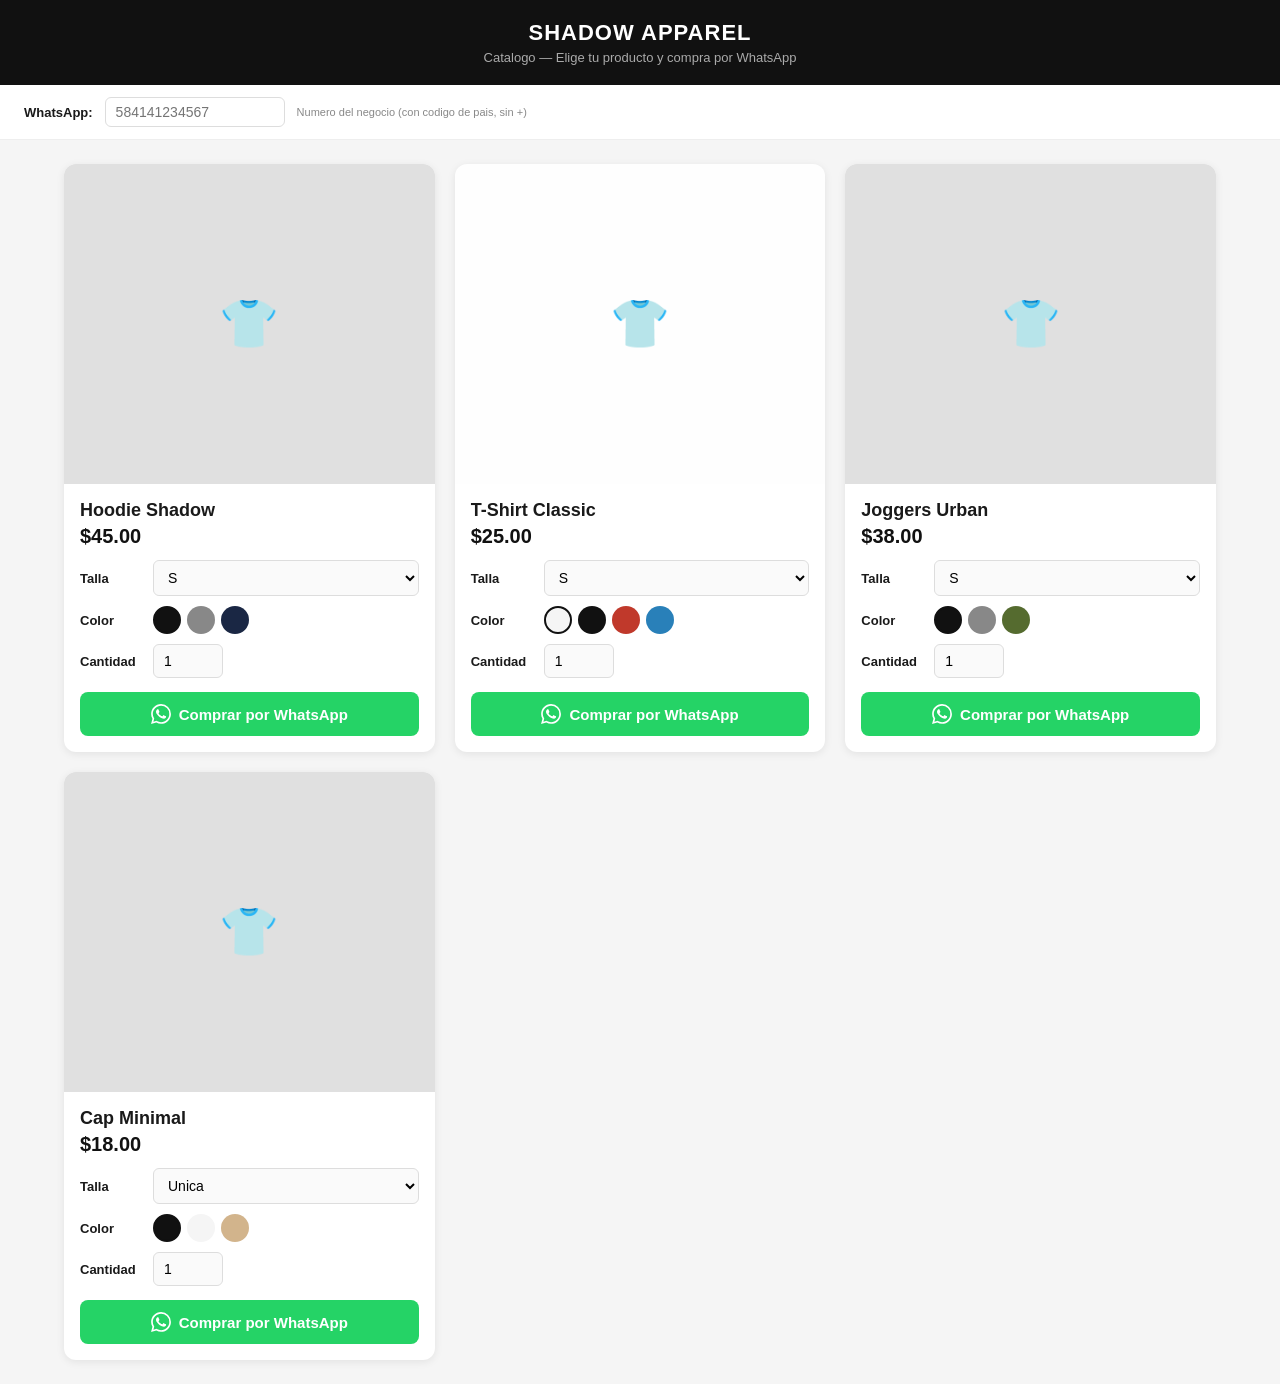
<file: src/Api/wwwroot/catalog.html>
<!DOCTYPE html>
<html lang="es">
<head>
<meta charset="UTF-8">
<meta name="viewport" content="width=device-width, initial-scale=1.0">
<title>Catalogo</title>
<style>
  * { box-sizing: border-box; margin: 0; padding: 0; }
  body { font-family: -apple-system, BlinkMacSystemFont, 'Segoe UI', Roboto, sans-serif; background: #f5f5f5; color: #1a1a1a; }
  header { background: #111; color: #fff; padding: 20px 24px; text-align: center; }
  header h1 { font-size: 22px; font-weight: 700; letter-spacing: 1px; }
  header p { font-size: 13px; color: #aaa; margin-top: 4px; }
  .catalog { display: grid; grid-template-columns: repeat(auto-fill, minmax(300px, 1fr)); gap: 20px; padding: 24px; max-width: 1200px; margin: 0 auto; }
  .card { background: #fff; border-radius: 12px; overflow: hidden; box-shadow: 0 2px 8px rgba(0,0,0,0.08); transition: transform 0.2s; }
  .card:hover { transform: translateY(-2px); box-shadow: 0 4px 16px rgba(0,0,0,0.12); }
  .card-img { width: 100%; height: 320px; object-fit: cover; background: #e0e0e0; display: flex; align-items: center; justify-content: center; color: #999; font-size: 14px; }
  .card-body { padding: 16px; }
  .card-body h2 { font-size: 18px; font-weight: 700; margin-bottom: 4px; }
  .card-body .price { font-size: 20px; font-weight: 800; color: #111; margin-bottom: 12px; }
  .options { display: flex; flex-direction: column; gap: 10px; margin-bottom: 14px; }
  .opt-row { display: flex; align-items: center; gap: 8px; }
  .opt-row label { font-size: 13px; font-weight: 600; min-width: 65px; }
  .opt-row select, .opt-row input[type="number"] { flex: 1; padding: 8px 10px; border: 1px solid #ddd; border-radius: 6px; font-size: 14px; background: #fafafa; }
  .opt-row input[type="number"] { max-width: 70px; }
  .color-chips { display: flex; gap: 6px; flex-wrap: wrap; }
  .color-chip { width: 28px; height: 28px; border-radius: 50%; border: 2px solid transparent; cursor: pointer; transition: border-color 0.15s; }
  .color-chip:hover, .color-chip.selected { border-color: #111; }
  .btn-wa { display: flex; align-items: center; justify-content: center; gap: 8px; width: 100%; padding: 12px; border: none; border-radius: 8px; background: #25D366; color: #fff; font-size: 15px; font-weight: 700; cursor: pointer; transition: background 0.2s; }
  .btn-wa:hover { background: #1ebe57; }
  .btn-wa svg { width: 20px; height: 20px; fill: #fff; }
  .config-bar { background: #fff; border-bottom: 1px solid #eee; padding: 12px 24px; display: flex; align-items: center; gap: 12px; flex-wrap: wrap; }
  .config-bar label { font-size: 13px; font-weight: 600; }
  .config-bar input { padding: 6px 10px; border: 1px solid #ddd; border-radius: 6px; font-size: 14px; width: 180px; }
  .config-bar .hint { font-size: 11px; color: #888; }
</style>
</head>
<body>

<header>
  <h1 id="brandName">SHADOW APPAREL</h1>
  <p>Catalogo &mdash; Elige tu producto y compra por WhatsApp</p>
</header>

<div class="config-bar">
  <label>WhatsApp:</label>
  <input type="text" id="waNumber" placeholder="584141234567" value="">
  <span class="hint">Numero del negocio (con codigo de pais, sin +)</span>
</div>

<div class="catalog" id="catalog"></div>

<script>
// ── Product data (static demo — replace with API later) ──
const PRODUCTS = [
  {
    name: 'Hoodie Shadow',
    price: 45.00,
    image: '',
    sizes: ['S', 'M', 'L', 'XL'],
    colors: [
      { name: 'Black', hex: '#111' },
      { name: 'Gray', hex: '#888' },
      { name: 'Navy', hex: '#1a2744' }
    ]
  },
  {
    name: 'T-Shirt Classic',
    price: 25.00,
    image: '',
    sizes: ['S', 'M', 'L', 'XL', 'XXL'],
    colors: [
      { name: 'White', hex: '#f5f5f5' },
      { name: 'Black', hex: '#111' },
      { name: 'Red', hex: '#c0392b' },
      { name: 'Blue', hex: '#2980b9' }
    ]
  },
  {
    name: 'Joggers Urban',
    price: 38.00,
    image: '',
    sizes: ['S', 'M', 'L', 'XL'],
    colors: [
      { name: 'Black', hex: '#111' },
      { name: 'Gray', hex: '#888' },
      { name: 'Olive', hex: '#556b2f' }
    ]
  },
  {
    name: 'Cap Minimal',
    price: 18.00,
    image: '',
    sizes: ['Unica'],
    colors: [
      { name: 'Black', hex: '#111' },
      { name: 'White', hex: '#f5f5f5' },
      { name: 'Beige', hex: '#d2b48c' }
    ]
  }
];

const WA_ICON = `<svg viewBox="0 0 24 24"><path d="M17.472 14.382c-.297-.149-1.758-.867-2.03-.967-.273-.099-.471-.148-.67.15-.197.297-.767.966-.94 1.164-.173.199-.347.223-.644.075-.297-.15-1.255-.463-2.39-1.475-.883-.788-1.48-1.761-1.653-2.059-.173-.297-.018-.458.13-.606.134-.133.298-.347.446-.52.149-.174.198-.298.298-.497.099-.198.05-.371-.025-.52-.075-.149-.669-1.612-.916-2.207-.242-.579-.487-.5-.669-.51-.173-.008-.371-.01-.57-.01-.198 0-.52.074-.792.372-.272.297-1.04 1.016-1.04 2.479 0 1.462 1.065 2.875 1.213 3.074.149.198 2.096 3.2 5.077 4.487.709.306 1.262.489 1.694.625.712.227 1.36.195 1.871.118.571-.085 1.758-.719 2.006-1.413.248-.694.248-1.289.173-1.413-.074-.124-.272-.198-.57-.347m-5.421 7.403h-.004a9.87 9.87 0 01-5.031-1.378l-.361-.214-3.741.982.998-3.648-.235-.374a9.86 9.86 0 01-1.51-5.26c.001-5.45 4.436-9.884 9.888-9.884 2.64 0 5.122 1.03 6.988 2.898a9.825 9.825 0 012.893 6.994c-.003 5.45-4.437 9.884-9.885 9.884m8.413-18.297A11.815 11.815 0 0012.05 0C5.495 0 .16 5.335.157 11.892c0 2.096.547 4.142 1.588 5.945L.057 24l6.305-1.654a11.882 11.882 0 005.683 1.448h.005c6.554 0 11.89-5.335 11.893-11.893a11.821 11.821 0 00-3.48-8.413z"/></svg>`;

function render() {
  const container = document.getElementById('catalog');
  container.innerHTML = '';

  PRODUCTS.forEach((p, idx) => {
    const card = document.createElement('div');
    card.className = 'card';

    const defaultColor = p.colors[0];

    card.innerHTML = `
      <div class="card-img" style="background:${defaultColor.hex}22;">
        ${p.image ? `<img src="${p.image}" style="width:100%;height:100%;object-fit:cover;">` : `<span style="font-size:48px;">&#128085;</span>`}
      </div>
      <div class="card-body">
        <h2>${esc(p.name)}</h2>
        <div class="price">$${p.price.toFixed(2)}</div>
        <div class="options">
          <div class="opt-row">
            <label>Talla</label>
            <select id="size-${idx}">
              ${p.sizes.map(s => `<option value="${s}">${s}</option>`).join('')}
            </select>
          </div>
          <div class="opt-row">
            <label>Color</label>
            <div class="color-chips" id="colors-${idx}">
              ${p.colors.map((c, ci) =>
                `<div class="color-chip ${ci === 0 ? 'selected' : ''}"
                      style="background:${c.hex};"
                      data-color="${c.name}"
                      title="${c.name}"
                      onclick="selectColor(${idx}, this)"></div>`
              ).join('')}
            </div>
          </div>
          <div class="opt-row">
            <label>Cantidad</label>
            <input type="number" id="qty-${idx}" value="1" min="1" max="20">
          </div>
        </div>
        <button class="btn-wa" onclick="buyOnWhatsApp(${idx})">
          ${WA_ICON} Comprar por WhatsApp
        </button>
      </div>
    `;
    container.appendChild(card);
  });
}

function selectColor(productIdx, chip) {
  const container = document.getElementById(`colors-${productIdx}`);
  container.querySelectorAll('.color-chip').forEach(c => c.classList.remove('selected'));
  chip.classList.add('selected');
}

function getSelectedColor(productIdx) {
  const container = document.getElementById(`colors-${productIdx}`);
  const selected = container.querySelector('.color-chip.selected');
  return selected ? selected.dataset.color : '';
}

function buyOnWhatsApp(productIdx) {
  const p = PRODUCTS[productIdx];
  const size = document.getElementById(`size-${productIdx}`).value;
  const color = getSelectedColor(productIdx);
  const qty = document.getElementById(`qty-${productIdx}`).value || '1';
  const phone = document.getElementById('waNumber').value.trim();

  if (!phone) {
    alert('Configura el numero de WhatsApp del negocio primero.');
    return;
  }

  const message =
    `I want to order this item:\n` +
    `Product: ${p.name}\n` +
    `Size: ${size}\n` +
    `Color: ${color}\n` +
    `Quantity: ${qty}`;

  const url = `https://wa.me/${phone}?text=${encodeURIComponent(message)}`;
  window.open(url, '_blank');
}

function esc(s) {
  const d = document.createElement('div');
  d.textContent = s;
  return d.innerHTML;
}

render();
</script>
</body>
</html>
</file>
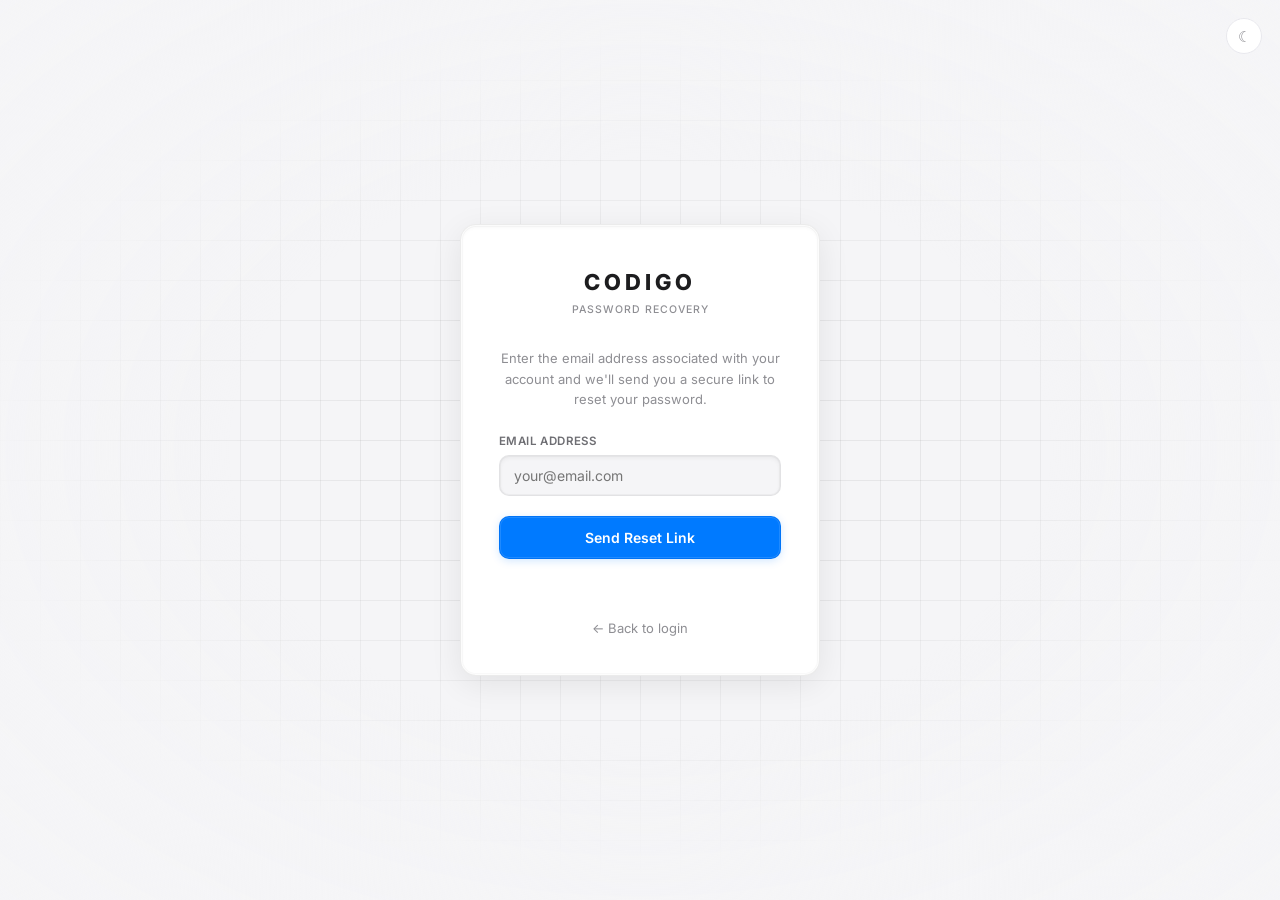
<file: src/Api/wwwroot/forgot-password.html>
<!doctype html>
<html lang="en">
<head>
  <meta charset="utf-8" />
  <meta name="viewport" content="width=device-width,initial-scale=1" />
  <title>CODIGO — Forgot Password</title>
  <link rel="preconnect" href="https://fonts.googleapis.com">
  <link href="https://fonts.googleapis.com/css2?family=Inter:wght@400;500;600;700;800&display=swap" rel="stylesheet">
  <style>
    :root {
      --font: 'Inter', -apple-system, BlinkMacSystemFont, 'SF Pro Display', 'Segoe UI', sans-serif;
      --radius: 16px; --radius-sm: 10px; --transition: .2s ease;
      --bg: #F5F5F7; --surface: #FFFFFF; --card: #FFFFFF;
      --text: #1D1D1F; --text-secondary: #6E6E73; --muted: #8E8E93;
      --border: #E8E8ED;
      --accent: #007AFF; --accent-hover: #0062CC;
      --accent-glow: rgba(0,122,255,.08);
      --danger: #FF3B30; --success: #34C759; --success-bg: rgba(52,199,89,.08);
      --input-bg: #F5F5F7; --logo-color: #1D1D1F;
    }
    [data-theme="dark"] {
      --bg: #000000; --surface: rgba(28,28,30,.78); --card: rgba(22,22,26,.74);
      --text: #FFFFFF; --text-secondary: rgba(255,255,255,.78); --muted: #98989D;
      --border: rgba(255,255,255,.10);
      --accent: #0A84FF; --accent-hover: #409CFF;
      --accent-glow: rgba(10,132,255,.18);
      --danger: #FF453A; --success: #30D158; --success-bg: rgba(48,209,88,.12);
      --input-bg: rgba(44,44,46,.65); --logo-color: #F5F5F7;
    }
    * { box-sizing: border-box; margin: 0; }
    html { -webkit-font-smoothing: antialiased; }
    body {
      font-family: var(--font); background: var(--bg); color: var(--text);
      margin: 0; padding: 0; min-height: 100vh;
      display: flex; align-items: center; justify-content: center;
      transition: background var(--transition), color var(--transition);
      position: relative; overflow: hidden;
    }
    body::before {
      content: ''; position: fixed; inset: 0; z-index: 0; pointer-events: none;
      background-image: linear-gradient(rgba(0,0,0,.06) 1px, transparent 1px), linear-gradient(90deg, rgba(0,0,0,.06) 1px, transparent 1px);
      background-size: 40px 40px;
      -webkit-mask-image: radial-gradient(ellipse 70% 60% at 50% 50%, black 30%, transparent 80%);
      mask-image: radial-gradient(ellipse 70% 60% at 50% 50%, black 30%, transparent 80%);
    }
    [data-theme="dark"] body::before {
      background-image: linear-gradient(rgba(255,255,255,.07) 1px, transparent 1px), linear-gradient(90deg, rgba(255,255,255,.07) 1px, transparent 1px);
    }
    body::after {
      content: ''; position: fixed; inset: 0; z-index: 0; pointer-events: none;
      background: radial-gradient(ellipse 80% 80% at 50% 50%, transparent 40%, var(--bg) 100%);
    }
    .container { width: 100%; max-width: 400px; padding: 20px; position: relative; z-index: 1; }
    .card {
      background: var(--card); border: 1px solid rgba(0,0,0,.08); border-radius: var(--radius);
      padding: 44px 38px 38px; position: relative;
      box-shadow: inset 0 0 0 1px rgba(255,255,255,.70), inset 0 0 0 2px rgba(0,0,0,.025), inset 0 2px 4px rgba(0,0,0,.04), 0 8px 32px rgba(0,0,0,.08);
    }
    [data-theme="dark"] .card {
      border: 1px solid rgba(255,255,255,.12);
      box-shadow: inset 0 0 0 1px rgba(255,255,255,.07), inset 0 2px 5px rgba(0,0,0,.22), 0 12px 40px rgba(0,0,0,.45);
      -webkit-backdrop-filter: blur(24px) saturate(140%); backdrop-filter: blur(24px) saturate(140%);
    }
    .brand { text-align: center; margin-bottom: 32px; }
    .brand-logo { font-size: 22px; font-weight: 800; letter-spacing: 4px; color: var(--logo-color); }
    .brand-sub { font-size: 10.5px; color: var(--muted); letter-spacing: 1px; text-transform: uppercase; margin-top: 8px; font-weight: 500; }
    .form-group { margin-bottom: 20px; }
    .form-group label {
      display: block; font-size: 11.5px; font-weight: 600; color: var(--text-secondary);
      margin-bottom: 7px; letter-spacing: .4px; text-transform: uppercase;
    }
    .form-group input {
      width: 100%; padding: 11px 14px; border: 1px solid rgba(0,0,0,.08); border-radius: var(--radius-sm);
      font-size: 14px; font-family: var(--font); background: var(--input-bg); color: var(--text);
      transition: border .25s ease, box-shadow .25s ease; outline: none;
      box-shadow: inset 0 0 0 1px rgba(0,0,0,.03), inset 0 2px 4px rgba(0,0,0,.05);
    }
    .form-group input:focus { border-color: var(--accent); box-shadow: 0 0 0 3.5px var(--accent-glow); }
    [data-theme="dark"] .form-group input {
      border: 1px solid rgba(255,255,255,.08);
      box-shadow: inset 0 0 0 1px rgba(0,0,0,.15), inset 0 2px 4px rgba(0,0,0,.22);
    }
    .submit-btn {
      width: 100%; padding: 12px 20px; background: var(--accent); color: #fff; border: none;
      border-radius: var(--radius-sm); font-size: 14px; font-weight: 600; font-family: var(--font);
      cursor: pointer; transition: all .25s cubic-bezier(.4,0,.2,1);
      border: 1px solid rgba(0,80,200,.14);
      box-shadow: inset 0 0 0 1px rgba(255,255,255,.12), 0 2px 8px rgba(0,122,255,.18);
    }
    .submit-btn:hover { background: var(--accent-hover); transform: translateY(-1px); }
    .submit-btn:active { transform: translateY(0) scale(.98); }
    .submit-btn:disabled { opacity: .55; cursor: not-allowed; transform: none; }
    .msg { font-size: 13px; text-align: center; margin-top: 14px; min-height: 20px; }
    .msg.error { color: var(--danger); }
    .back-link { text-align: center; margin-top: 24px; }
    .back-link a { color: var(--muted); font-size: 13px; text-decoration: none; }
    .back-link a:hover { color: var(--text-secondary); }
    .theme-toggle {
      position: fixed; top: 18px; right: 18px; background: var(--surface); border: 1px solid var(--border);
      color: var(--muted); width: 36px; height: 36px; border-radius: 50%;
      display: flex; align-items: center; justify-content: center; cursor: pointer; font-size: 15px;
      padding: 0; line-height: 1; z-index: 10;
    }
    .desc { font-size: 13px; color: var(--muted); text-align: center; margin-bottom: 24px; line-height: 1.6; }
    .success-card {
      text-align: center; padding: 8px 0 4px;
    }
    .success-icon {
      width: 48px; height: 48px; border-radius: 50%; background: var(--success-bg);
      display: inline-flex; align-items: center; justify-content: center;
      font-size: 22px; margin-bottom: 16px;
    }
    .success-title { font-size: 17px; font-weight: 700; color: var(--text); margin-bottom: 8px; }
    .success-text { font-size: 13px; color: var(--muted); line-height: 1.6; margin-bottom: 4px; }
    .cooldown-text { font-size: 12px; color: var(--muted); margin-top: 10px; }
  </style>
</head>
<body>
  <button class="theme-toggle" onclick="toggleTheme()" title="Toggle theme"><span id="themeIcon">&#9790;</span></button>
  <div class="container">
    <div class="card">
      <div class="brand">
        <div class="brand-logo">CODIGO</div>
        <div class="brand-sub">Password Recovery</div>
      </div>

      <div id="formArea">
        <div class="desc">Enter the email address associated with your account and we'll send you a secure link to reset your password.</div>
        <form id="forgotForm" onsubmit="handleSubmit(event)">
          <div class="form-group">
            <label for="email">Email Address</label>
            <input type="email" id="email" placeholder="your@email.com" autocomplete="email" required />
          </div>
          <button type="submit" class="submit-btn" id="submitBtn">Send Reset Link</button>
          <div class="msg" id="msg"></div>
        </form>
      </div>

      <div id="successArea" style="display:none;">
        <div class="success-card">
          <div class="success-icon">&#9993;</div>
          <div class="success-title">Check your email</div>
          <div class="success-text">If an account exists for that email, we've sent a password reset link.</div>
          <div class="success-text">Don't see it? Check your spam or promotions folder.</div>
          <div class="cooldown-text" id="cooldownText"></div>
          <div style="margin-top:20px;">
            <button class="submit-btn" id="resendBtn" onclick="showForm()" disabled>Send again</button>
          </div>
        </div>
      </div>

      <div class="back-link"><a href="/login.html">&larr; Back to login</a></div>
    </div>
  </div>
<script>
(function(){
  var saved = localStorage.getItem('THEME');
  if (saved) applyTheme(saved);
  else applyTheme(window.matchMedia('(prefers-color-scheme: dark)').matches ? 'dark' : 'light');
})();
function applyTheme(t){ document.documentElement.setAttribute('data-theme', t); var i=document.getElementById('themeIcon'); if(i) i.textContent = t==='dark'?'\u2600':'\u263E'; }
function toggleTheme(){ var c=document.documentElement.getAttribute('data-theme')||'light'; var n=c==='dark'?'light':'dark'; localStorage.setItem('THEME',n); applyTheme(n); }

var _cooldown = 0;
var _cooldownTimer = null;

function startCooldown() {
  _cooldown = 25;
  var el = document.getElementById('cooldownText');
  var btn = document.getElementById('resendBtn');
  btn.disabled = true;
  function tick() {
    if (_cooldown <= 0) { el.textContent = ''; btn.disabled = false; btn.textContent = 'Send again'; return; }
    el.textContent = 'You can resend in ' + _cooldown + 's';
    btn.textContent = 'Send again (' + _cooldown + 's)';
    _cooldown--;
    _cooldownTimer = setTimeout(tick, 1000);
  }
  tick();
}

function showForm() {
  document.getElementById('successArea').style.display = 'none';
  document.getElementById('formArea').style.display = '';
  document.getElementById('email').value = '';
  document.getElementById('msg').textContent = '';
}

async function handleSubmit(e) {
  e.preventDefault();
  var btn = document.getElementById('submitBtn');
  var msg = document.getElementById('msg');
  var email = document.getElementById('email').value.trim();
  if (!email) return;

  btn.disabled = true;
  btn.textContent = 'Sending reset link...';
  msg.textContent = '';
  msg.className = 'msg';

  try {
    var res = await fetch('/api/auth/forgot-password', {
      method: 'POST',
      headers: { 'Content-Type': 'application/json' },
      body: JSON.stringify({ email: email })
    });
    await res.json();
    // Always show success (anti-enumeration)
    document.getElementById('formArea').style.display = 'none';
    document.getElementById('successArea').style.display = '';
    startCooldown();
  } catch (err) {
    msg.textContent = 'Connection error. Please try again.';
    msg.className = 'msg error';
    btn.disabled = false;
    btn.textContent = 'Send Reset Link';
  }
}
</script>
</body>
</html>
</file>
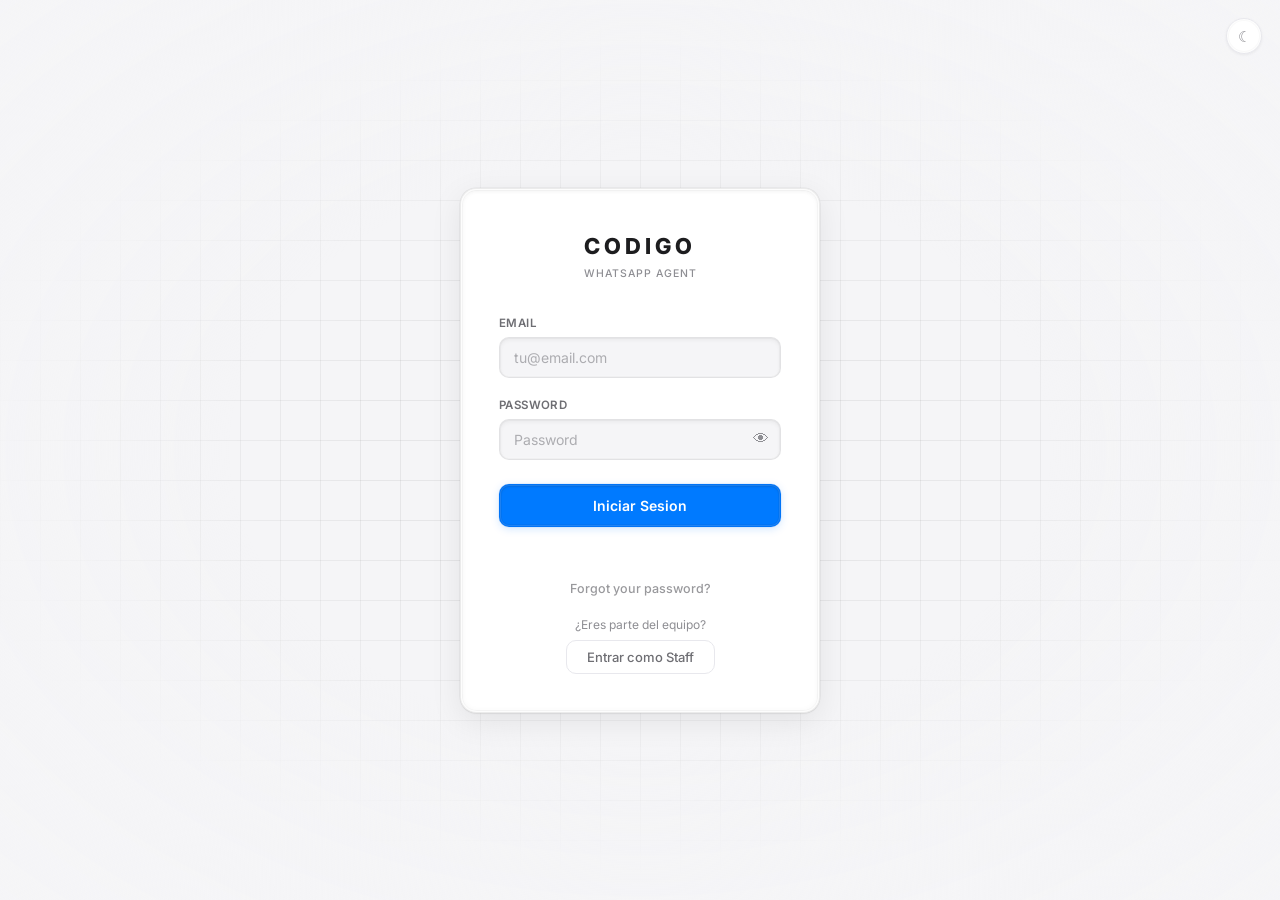
<file: src/Api/wwwroot/login.html>
<!doctype html>
<html lang="es">
<head>
  <meta charset="utf-8" />
  <meta name="viewport" content="width=device-width,initial-scale=1" />
  <title>CODIGO — Login</title>
  <link rel="preconnect" href="https://fonts.googleapis.com">
  <link href="https://fonts.googleapis.com/css2?family=Inter:wght@400;500;600;700;800&display=swap" rel="stylesheet">
  <style>
    :root {
      --font: 'Inter', -apple-system, BlinkMacSystemFont, 'SF Pro Display', 'Segoe UI', sans-serif;
      --radius: 16px; --radius-sm: 10px; --transition: .2s ease;
      --bg: #F5F5F7; --surface: #FFFFFF; --card: #FFFFFF;
      --text: #1D1D1F; --text-secondary: #6E6E73; --muted: #8E8E93;
      --border: #E8E8ED;
      --accent: #007AFF; --accent-hover: #0062CC;
      --accent-glow: rgba(0,122,255,.08);
      --danger: #FF3B30;
      --input-bg: #F5F5F7;
      --logo-color: #1D1D1F;
    }
    [data-theme="dark"] {
      --bg: #000000; --surface: rgba(28,28,30,.78); --card: rgba(22,22,26,.74);
      --text: #FFFFFF; --text-secondary: rgba(255,255,255,.78); --muted: #98989D;
      --border: rgba(255,255,255,.10);
      --accent: #0A84FF; --accent-hover: #409CFF;
      --accent-glow: rgba(10,132,255,.18);
      --danger: #FF453A;
      --input-bg: rgba(44,44,46,.65);
      --logo-color: #F5F5F7;
    }
    * { box-sizing: border-box; margin: 0; }
    html { -webkit-font-smoothing: antialiased; -moz-osx-font-smoothing: grayscale; }
    body {
      font-family: var(--font); background: var(--bg); color: var(--text);
      margin: 0; padding: 0; min-height: 100vh;
      display: flex; align-items: center; justify-content: center;
      transition: background var(--transition), color var(--transition);
      position: relative; overflow: hidden;
    }

    /* ─── Subtle grid background ─── */
    body::before {
      content: ''; position: fixed; inset: 0; z-index: 0; pointer-events: none;
      background-image:
        linear-gradient(rgba(0,0,0,.06) 1px, transparent 1px),
        linear-gradient(90deg, rgba(0,0,0,.06) 1px, transparent 1px);
      background-size: 40px 40px;
      -webkit-mask-image: radial-gradient(ellipse 70% 60% at 50% 50%, black 30%, transparent 80%);
      mask-image: radial-gradient(ellipse 70% 60% at 50% 50%, black 30%, transparent 80%);
    }
    [data-theme="dark"] body::before {
      background-image:
        linear-gradient(rgba(255,255,255,.07) 1px, transparent 1px),
        linear-gradient(90deg, rgba(255,255,255,.07) 1px, transparent 1px);
    }
    /* Soft vignette overlay */
    body::after {
      content: ''; position: fixed; inset: 0; z-index: 0; pointer-events: none;
      background: radial-gradient(ellipse 80% 80% at 50% 50%, transparent 40%, var(--bg) 100%);
    }

    .login-container {
      width: 100%; max-width: 400px; padding: 20px;
      position: relative; z-index: 1;
    }

    .login-card {
      background: var(--card);
      border: 1px solid rgba(0,0,0,.08);
      border-radius: var(--radius);
      padding: 44px 38px 38px;
      position: relative;
      box-shadow:
        inset 0 0 0 1px rgba(255,255,255,.70),
        inset 0 0 0 2px rgba(0,0,0,.025),
        inset 0 2px 4px rgba(0,0,0,.04),
        inset 0 -1px 3px rgba(0,0,0,.025),
        0 1px 2px rgba(0,0,0,.05),
        0 8px 32px rgba(0,0,0,.08),
        0 0 0 .5px rgba(0,0,0,.07);
      transition: box-shadow .3s ease, border-color .3s ease;
    }
    .login-card::before {
      content: ''; position: absolute; inset: 0;
      border-radius: inherit; pointer-events: none; z-index: 1;
      background: transparent;
      box-shadow:
        inset 0 0 0 1px rgba(255,255,255,.80),
        inset 0 0 6px 1px rgba(0,0,0,.035);
    }

    .brand { text-align: center; margin-bottom: 36px; position: relative; z-index: 2; }
    .brand-logo { font-size: 22px; font-weight: 800; letter-spacing: 4px; color: var(--logo-color); }
    .brand-sub { font-size: 10.5px; color: var(--muted); letter-spacing: 1px; text-transform: uppercase; margin-top: 8px; font-weight: 500; }

    .form-group { margin-bottom: 20px; position: relative; z-index: 2; }
    .form-group label {
      display: block; font-size: 11.5px; font-weight: 600; color: var(--text-secondary);
      margin-bottom: 7px; letter-spacing: .4px; text-transform: uppercase;
    }
    .form-group input {
      width: 100%; padding: 11px 14px;
      border: 1px solid rgba(0,0,0,.08);
      border-radius: var(--radius-sm);
      font-size: 14px; font-family: var(--font);
      background: var(--input-bg); color: var(--text);
      transition: border .25s ease, box-shadow .25s ease, background .25s ease;
      outline: none;
      box-shadow:
        inset 0 0 0 1px rgba(0,0,0,.03),
        inset 0 2px 4px rgba(0,0,0,.05),
        inset 0 -1px 2px rgba(255,255,255,.60);
    }
    .form-group input:focus {
      border-color: var(--accent);
      box-shadow:
        0 0 0 3.5px var(--accent-glow),
        inset 0 0 0 1px rgba(0,0,0,.02),
        inset 0 2px 4px rgba(0,0,0,.04);
    }
    .form-group input::placeholder { color: var(--muted); opacity: .7; }

    .login-btn {
      width: 100%; padding: 12px 20px; margin-top: 4px;
      background: var(--accent); color: #fff; border: none;
      border-radius: var(--radius-sm);
      font-size: 14px; font-weight: 600; font-family: var(--font);
      cursor: pointer;
      transition: all .25s cubic-bezier(.4,0,.2,1);
      position: relative; z-index: 2;
      border: 1px solid rgba(0,80,200,.14);
      box-shadow:
        inset 0 0 0 1px rgba(255,255,255,.12),
        inset 0 0 0 2px rgba(0,0,0,.04),
        inset 0 2px 3px rgba(0,0,0,.08),
        inset 0 -1px 2px rgba(0,80,200,.06),
        0 2px 8px rgba(0,122,255,.18),
        0 0 0 .5px rgba(0,80,200,.10);
    }
    .login-btn:hover {
      background: var(--accent-hover);
      box-shadow:
        inset 0 0 0 1px rgba(255,255,255,.15),
        inset 0 0 0 2px rgba(0,0,0,.03),
        inset 0 2px 3px rgba(0,0,0,.06),
        0 6px 20px rgba(0,122,255,.22),
        0 0 0 .5px rgba(0,80,200,.12);
      transform: translateY(-1px);
    }
    .login-btn:active { transform: translateY(0) scale(.98); transition-duration: .1s; }
    .login-btn:disabled { opacity: .55; cursor: not-allowed; transform: none; box-shadow: none; }

    .error-msg {
      color: var(--danger); font-size: 13px; text-align: center;
      margin-top: 14px; min-height: 20px; position: relative; z-index: 2;
    }

    .theme-toggle {
      position: fixed; top: 18px; right: 18px;
      background: var(--surface); border: 1px solid var(--border);
      color: var(--muted); width: 36px; height: 36px; border-radius: 50%;
      display: flex; align-items: center; justify-content: center;
      cursor: pointer; font-size: 15px; padding: 0; line-height: 1;
      transition: all .25s ease;
      box-shadow:
        inset 0 0 0 1px rgba(255,255,255,.65),
        inset 0 0 0 2px rgba(0,0,0,.025),
        0 1px 3px rgba(0,0,0,.06);
      z-index: 10;
    }
    .theme-toggle:hover { color: var(--text); transform: scale(1.05); }
    .theme-toggle:active { transform: scale(.95); }

    .admin-fallback {
      text-align: center; margin-top: 24px; position: relative; z-index: 2;
    }
    .admin-fallback a {
      color: var(--muted); font-size: 12px; text-decoration: none;
      transition: color var(--transition);
    }
    .admin-fallback a:hover { color: var(--text-secondary); }

    /* Dark mode glass */
    [data-theme="dark"] .login-card {
      border: 1px solid rgba(255,255,255,.12);
      box-shadow:
        inset 0 0 0 1px rgba(255,255,255,.07),
        inset 0 0 0 2px rgba(0,0,0,.15),
        inset 0 2px 5px rgba(0,0,0,.22),
        inset 0 -1px 3px rgba(255,255,255,.04),
        0 1px 2px rgba(0,0,0,.28),
        0 12px 40px rgba(0,0,0,.45),
        0 0 0 .5px rgba(255,255,255,.07);
      -webkit-backdrop-filter: blur(24px) saturate(140%);
      backdrop-filter: blur(24px) saturate(140%);
    }
    [data-theme="dark"] .login-card::before {
      box-shadow:
        inset 0 0 0 1px rgba(255,255,255,.06),
        inset 0 0 8px 2px rgba(0,0,0,.12);
    }
    [data-theme="dark"] .form-group input {
      border: 1px solid rgba(255,255,255,.08);
      box-shadow:
        inset 0 0 0 1px rgba(0,0,0,.15),
        inset 0 2px 4px rgba(0,0,0,.22),
        inset 0 -1px 2px rgba(255,255,255,.03);
    }
    [data-theme="dark"] .form-group input:focus {
      border-color: var(--accent);
      box-shadow:
        0 0 0 3px var(--accent-glow),
        inset 0 0 0 1px rgba(0,0,0,.10),
        inset 0 2px 4px rgba(0,0,0,.14);
    }
    [data-theme="dark"] .login-btn {
      background: rgba(10,125,245,.82);
      border: 1px solid rgba(90,170,255,.22);
      box-shadow:
        inset 0 0 0 1px rgba(255,255,255,.08),
        inset 0 0 0 2px rgba(0,0,0,.10),
        inset 0 2px 4px rgba(0,0,0,.14),
        inset 0 -1px 2px rgba(80,160,255,.08),
        0 2px 8px rgba(10,132,255,.30),
        0 0 0 .5px rgba(90,170,255,.15);
    }
    [data-theme="dark"] .login-btn:hover {
      background: rgba(25,140,255,.86);
      border-color: rgba(100,180,255,.28);
      box-shadow:
        inset 0 0 0 1px rgba(255,255,255,.10),
        inset 0 0 0 2px rgba(0,0,0,.08),
        0 4px 16px rgba(10,132,255,.35),
        0 0 0 .5px rgba(100,180,255,.18);
    }
    [data-theme="dark"] .theme-toggle {
      background: rgba(48,48,52,.70);
      border: 1px solid rgba(255,255,255,.14);
      box-shadow:
        inset 0 0 0 1px rgba(255,255,255,.05),
        inset 0 0 0 2px rgba(0,0,0,.12),
        0 2px 6px rgba(0,0,0,.28);
    }

    /* Password toggle */
    .password-wrap { position: relative; }
    .password-wrap input { width: 100%; padding-right: 42px; }
    .eye-toggle {
      position: absolute; right: 4px; top: 50%; transform: translateY(-50%);
      background: none; border: none; box-shadow: none;
      cursor: pointer; padding: 6px 8px; font-size: 16px; line-height: 1;
      color: var(--muted); transition: color var(--transition);
      z-index: 3;
    }
    .eye-toggle:hover { color: var(--text-secondary); background: none; box-shadow: none; transform: translateY(-50%); }
    .eye-toggle:active { transform: translateY(-50%); background: none; box-shadow: none; }
    [data-theme="dark"] .eye-toggle { box-shadow: none; border: none; background: none; }
    [data-theme="dark"] .eye-toggle:hover { box-shadow: none; background: none; }
  </style>
</head>
<body>
  <button class="theme-toggle" onclick="toggleTheme()" title="Cambiar tema">
    <span id="themeIcon">&#9790;</span>
  </button>

  <div class="login-container">
    <div class="login-card">
      <div class="brand">
        <div class="brand-logo">CODIGO</div>
        <div class="brand-sub">WhatsApp Agent</div>
      </div>

      <form id="loginForm" onsubmit="handleLogin(event)">
        <div class="form-group">
          <label for="email">Email</label>
          <input type="email" id="email" placeholder="tu@email.com" autocomplete="email" required />
        </div>
        <div class="form-group">
          <label for="password">Password</label>
          <div class="password-wrap">
            <input type="password" id="password" placeholder="Password" autocomplete="current-password" required />
            <button type="button" class="eye-toggle" onclick="togglePasswordVisibility()" tabindex="-1" title="Mostrar/ocultar">
              <span id="eyeIcon">&#128065;</span>
            </button>
          </div>
        </div>
        <button type="submit" class="login-btn" id="loginBtn">Iniciar Sesion</button>
        <div class="error-msg" id="errorMsg"></div>
        <div style="text-align:center;margin-top:16px;position:relative;z-index:2;">
          <a href="/forgot-password.html" style="color:var(--text-secondary);font-size:12.5px;text-decoration:none;font-weight:500;transition:color .2s;opacity:.7;">Forgot your password?</a>
        </div>
      </form>

      <div style="text-align:center;margin-top:20px;position:relative;z-index:2;">
        <div style="font-size:12px;color:var(--muted);margin-bottom:8px;">&#191;Eres parte del equipo?</div>
        <button type="button" onclick="handleStaffLogin()" id="staffBtn"
          style="background:none;border:1px solid var(--border);color:var(--text-secondary);
          padding:8px 20px;border-radius:var(--radius-sm);font-size:13px;font-weight:500;
          font-family:var(--font);cursor:pointer;transition:all .2s ease;">
          Entrar como Staff
        </button>
      </div>
    </div>
  </div>

<script>
// Theme
(function(){
  const saved = localStorage.getItem('THEME');
  if (saved) { applyTheme(saved); return; }
  const prefersDark = window.matchMedia('(prefers-color-scheme: dark)').matches;
  applyTheme(prefersDark ? 'dark' : 'light');
})();
function applyTheme(t){
  document.documentElement.setAttribute('data-theme', t);
  const icon = document.getElementById('themeIcon');
  if (icon) icon.textContent = t === 'dark' ? '\u2600' : '\u263E';
}
function toggleTheme(){
  const current = document.documentElement.getAttribute('data-theme') || 'light';
  const next = current === 'dark' ? 'light' : 'dark';
  localStorage.setItem('THEME', next);
  applyTheme(next);
}

// Password visibility toggle
function togglePasswordVisibility() {
  const pw = document.getElementById('password');
  const icon = document.getElementById('eyeIcon');
  if (pw.type === 'password') {
    pw.type = 'text';
    icon.textContent = '\u{1F648}'; // see-no-evil monkey (hidden)
  } else {
    pw.type = 'password';
    icon.textContent = '\u{1F441}'; // eye (visible)
  }
}

// Already logged in? Go to dashboard
if (localStorage.getItem('AUTH_TOKEN')) {
  window.location.href = '/';
}

function handleStaffLogin() {
  var email = document.getElementById('email').value.trim();
  var password = document.getElementById('password').value;
  if (!email || !password) {
    document.getElementById('errorMsg').textContent = 'Completa email y password';
    return;
  }
  doLogin('staff');
}

async function handleLogin(e) {
  e.preventDefault();
  doLogin('admin');
}

async function doLogin(mode) {
  var btn = document.getElementById('loginBtn');
  var staffBtn = document.getElementById('staffBtn');
  var errEl = document.getElementById('errorMsg');
  errEl.textContent = '';
  btn.disabled = true;
  if (staffBtn) staffBtn.disabled = true;
  btn.textContent = 'Verificando...';

  try {
    var res = await fetch('/api/auth/login', {
      method: 'POST',
      headers: { 'Content-Type': 'application/json' },
      body: JSON.stringify({
        email: document.getElementById('email').value.trim(),
        password: document.getElementById('password').value
      })
    });

    var data;
    var contentType = res.headers.get('content-type') || '';
    if (contentType.includes('application/json')) {
      data = await res.json();
    } else {
      var text = await res.text();
      data = { error: text || ('Error del servidor (HTTP ' + res.status + ')') };
    }

    if (!res.ok) {
      errEl.textContent = data.error || ('Error (HTTP ' + res.status + ')');
      btn.disabled = false;
      if (staffBtn) staffBtn.disabled = false;
      btn.textContent = 'Iniciar Sesion';
      return;
    }

    // Clear any stale auth state from previous sessions
    localStorage.removeItem('JWT_TOKEN');
    localStorage.removeItem('JWT_USER');
    if (mode === 'staff') {
      localStorage.removeItem('ADMIN_KEY');
    }

    // Store fresh auth state
    localStorage.setItem('AUTH_TOKEN', data.token);
    localStorage.setItem('AUTH_USER', JSON.stringify(data.user));
    localStorage.setItem('LOGIN_MODE', mode);

    window.location.href = '/';
  } catch (err) {
    errEl.textContent = 'Error de conexion: ' + (err.message || err);
    btn.disabled = false;
    if (staffBtn) staffBtn.disabled = false;
    btn.textContent = 'Iniciar Sesion';
  }
}
</script>
</body>
</html>
</file>
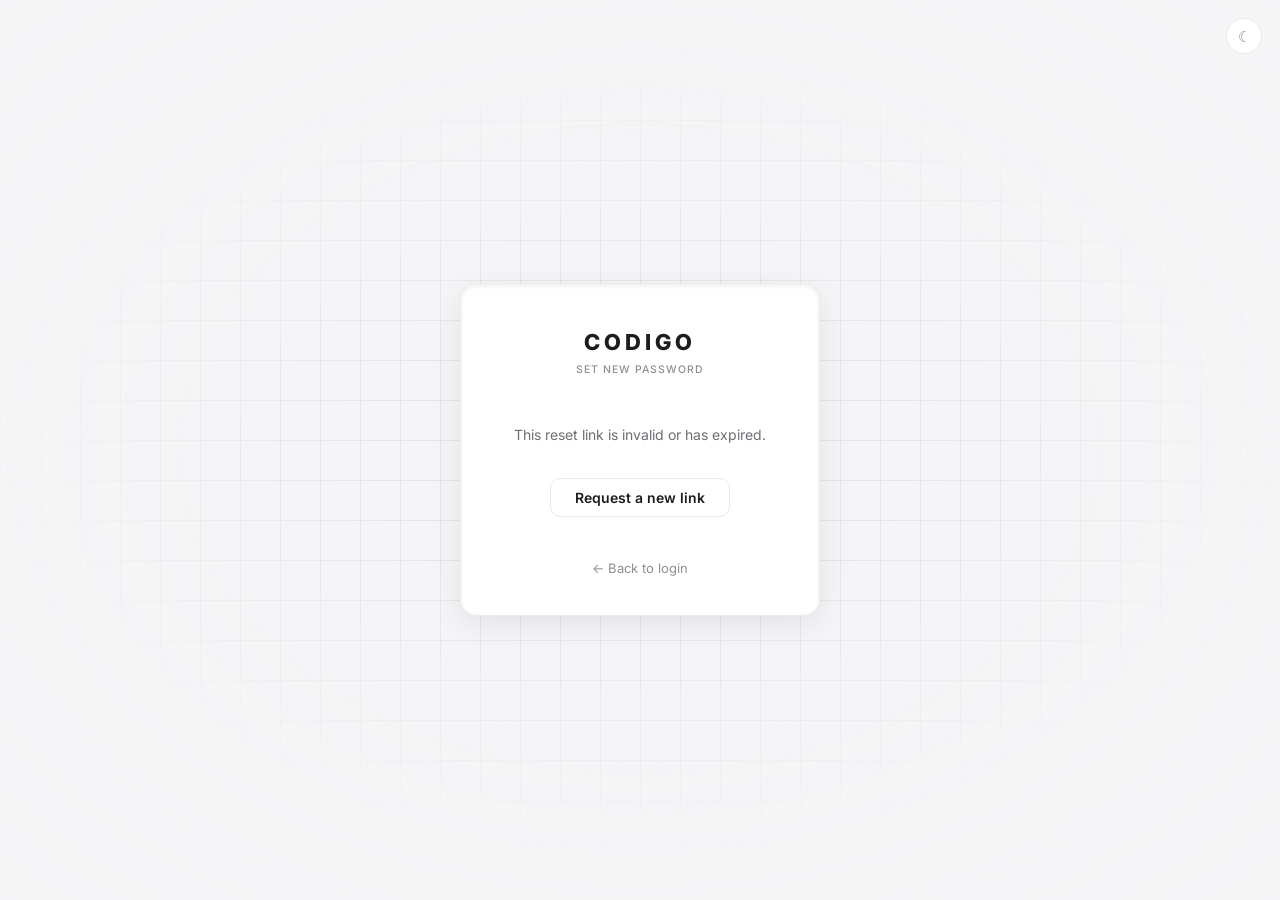
<file: src/Api/wwwroot/reset-password.html>
<!doctype html>
<html lang="en">
<head>
  <meta charset="utf-8" />
  <meta name="viewport" content="width=device-width,initial-scale=1" />
  <title>CODIGO — Reset Password</title>
  <link rel="preconnect" href="https://fonts.googleapis.com">
  <link href="https://fonts.googleapis.com/css2?family=Inter:wght@400;500;600;700;800&display=swap" rel="stylesheet">
  <style>
    :root {
      --font: 'Inter', -apple-system, BlinkMacSystemFont, 'SF Pro Display', 'Segoe UI', sans-serif;
      --radius: 16px; --radius-sm: 10px; --transition: .2s ease;
      --bg: #F5F5F7; --surface: #FFFFFF; --card: #FFFFFF;
      --text: #1D1D1F; --text-secondary: #6E6E73; --muted: #8E8E93;
      --border: #E8E8ED;
      --accent: #007AFF; --accent-hover: #0062CC;
      --accent-glow: rgba(0,122,255,.08);
      --danger: #FF3B30; --success: #34C759; --success-bg: rgba(52,199,89,.08);
      --input-bg: #F5F5F7; --logo-color: #1D1D1F;
    }
    [data-theme="dark"] {
      --bg: #000000; --surface: rgba(28,28,30,.78); --card: rgba(22,22,26,.74);
      --text: #FFFFFF; --text-secondary: rgba(255,255,255,.78); --muted: #98989D;
      --border: rgba(255,255,255,.10);
      --accent: #0A84FF; --accent-hover: #409CFF;
      --accent-glow: rgba(10,132,255,.18);
      --danger: #FF453A; --success: #30D158; --success-bg: rgba(48,209,88,.12);
      --input-bg: rgba(44,44,46,.65); --logo-color: #F5F5F7;
    }
    * { box-sizing: border-box; margin: 0; }
    html { -webkit-font-smoothing: antialiased; }
    body {
      font-family: var(--font); background: var(--bg); color: var(--text);
      margin: 0; padding: 0; min-height: 100vh;
      display: flex; align-items: center; justify-content: center;
      transition: background var(--transition), color var(--transition);
      position: relative; overflow: hidden;
    }
    body::before {
      content: ''; position: fixed; inset: 0; z-index: 0; pointer-events: none;
      background-image: linear-gradient(rgba(0,0,0,.06) 1px, transparent 1px), linear-gradient(90deg, rgba(0,0,0,.06) 1px, transparent 1px);
      background-size: 40px 40px;
      -webkit-mask-image: radial-gradient(ellipse 70% 60% at 50% 50%, black 30%, transparent 80%);
      mask-image: radial-gradient(ellipse 70% 60% at 50% 50%, black 30%, transparent 80%);
    }
    [data-theme="dark"] body::before {
      background-image: linear-gradient(rgba(255,255,255,.07) 1px, transparent 1px), linear-gradient(90deg, rgba(255,255,255,.07) 1px, transparent 1px);
    }
    body::after {
      content: ''; position: fixed; inset: 0; z-index: 0; pointer-events: none;
      background: radial-gradient(ellipse 80% 80% at 50% 50%, transparent 40%, var(--bg) 100%);
    }
    .container { width: 100%; max-width: 400px; padding: 20px; position: relative; z-index: 1; }
    .card {
      background: var(--card); border: 1px solid rgba(0,0,0,.08); border-radius: var(--radius);
      padding: 44px 38px 38px; position: relative;
      box-shadow: inset 0 0 0 1px rgba(255,255,255,.70), inset 0 0 0 2px rgba(0,0,0,.025), inset 0 2px 4px rgba(0,0,0,.04), 0 8px 32px rgba(0,0,0,.08);
    }
    [data-theme="dark"] .card {
      border: 1px solid rgba(255,255,255,.12);
      box-shadow: inset 0 0 0 1px rgba(255,255,255,.07), inset 0 2px 5px rgba(0,0,0,.22), 0 12px 40px rgba(0,0,0,.45);
      -webkit-backdrop-filter: blur(24px) saturate(140%); backdrop-filter: blur(24px) saturate(140%);
    }
    .brand { text-align: center; margin-bottom: 32px; }
    .brand-logo { font-size: 22px; font-weight: 800; letter-spacing: 4px; color: var(--logo-color); }
    .brand-sub { font-size: 10.5px; color: var(--muted); letter-spacing: 1px; text-transform: uppercase; margin-top: 8px; font-weight: 500; }
    .form-group { margin-bottom: 20px; }
    .form-group label {
      display: block; font-size: 11.5px; font-weight: 600; color: var(--text-secondary);
      margin-bottom: 7px; letter-spacing: .4px; text-transform: uppercase;
    }
    .form-group input {
      width: 100%; padding: 11px 14px; border: 1px solid rgba(0,0,0,.08); border-radius: var(--radius-sm);
      font-size: 14px; font-family: var(--font); background: var(--input-bg); color: var(--text);
      transition: border .25s ease, box-shadow .25s ease; outline: none;
      box-shadow: inset 0 0 0 1px rgba(0,0,0,.03), inset 0 2px 4px rgba(0,0,0,.05);
    }
    .form-group input:focus { border-color: var(--accent); box-shadow: 0 0 0 3.5px var(--accent-glow); }
    [data-theme="dark"] .form-group input {
      border: 1px solid rgba(255,255,255,.08);
      box-shadow: inset 0 0 0 1px rgba(0,0,0,.15), inset 0 2px 4px rgba(0,0,0,.22);
    }
    .field-hint { font-size: 11px; color: var(--muted); margin-top: 5px; }
    .field-hint.error { color: var(--danger); }
    .submit-btn {
      width: 100%; padding: 12px 20px; background: var(--accent); color: #fff; border: none;
      border-radius: var(--radius-sm); font-size: 14px; font-weight: 600; font-family: var(--font);
      cursor: pointer; transition: all .25s cubic-bezier(.4,0,.2,1);
      border: 1px solid rgba(0,80,200,.14);
      box-shadow: inset 0 0 0 1px rgba(255,255,255,.12), 0 2px 8px rgba(0,122,255,.18);
    }
    .submit-btn:hover { background: var(--accent-hover); transform: translateY(-1px); }
    .submit-btn:active { transform: translateY(0) scale(.98); }
    .submit-btn:disabled { opacity: .55; cursor: not-allowed; transform: none; }
    .login-btn {
      display: block; width: 100%; padding: 12px 20px; margin-top: 16px; text-align: center;
      background: var(--surface); color: var(--text); border: 1px solid var(--border);
      border-radius: var(--radius-sm); font-size: 14px; font-weight: 600; font-family: var(--font);
      cursor: pointer; text-decoration: none; transition: all .2s ease;
    }
    .login-btn:hover { background: var(--input-bg); }
    .msg { font-size: 13px; text-align: center; margin-top: 14px; min-height: 20px; line-height: 1.5; }
    .msg.error { color: var(--danger); }
    .back-link { text-align: center; margin-top: 24px; }
    .back-link a { color: var(--muted); font-size: 13px; text-decoration: none; }
    .back-link a:hover { color: var(--text-secondary); }
    .theme-toggle {
      position: fixed; top: 18px; right: 18px; background: var(--surface); border: 1px solid var(--border);
      color: var(--muted); width: 36px; height: 36px; border-radius: 50%;
      display: flex; align-items: center; justify-content: center; cursor: pointer; font-size: 15px;
      padding: 0; line-height: 1; z-index: 10;
    }
    .desc { font-size: 13px; color: var(--muted); text-align: center; margin-bottom: 24px; line-height: 1.6; }
    .invalid-state { text-align: center; padding: 16px 0; }
    .invalid-state p { font-size: 14px; color: var(--text-secondary); margin-bottom: 16px; line-height: 1.6; }
    .success-card { text-align: center; padding: 8px 0 4px; }
    .success-icon {
      width: 48px; height: 48px; border-radius: 50%; background: var(--success-bg);
      display: inline-flex; align-items: center; justify-content: center;
      font-size: 22px; margin-bottom: 16px;
    }
    .success-title { font-size: 17px; font-weight: 700; color: var(--text); margin-bottom: 8px; }
    .success-text { font-size: 13px; color: var(--muted); line-height: 1.6; }
  </style>
</head>
<body>
  <button class="theme-toggle" onclick="toggleTheme()" title="Toggle theme"><span id="themeIcon">&#9790;</span></button>
  <div class="container">
    <div class="card">
      <div class="brand">
        <div class="brand-logo">CODIGO</div>
        <div class="brand-sub">Set New Password</div>
      </div>

      <!-- Form -->
      <div id="formArea">
        <div class="desc">Choose a strong password for your account.</div>
        <form id="resetForm" onsubmit="handleSubmit(event)">
          <div class="form-group">
            <label for="password">New Password</label>
            <input type="password" id="password" placeholder="Enter new password" autocomplete="new-password" required minlength="6" oninput="validateLive()" />
            <div class="field-hint" id="pwHint">Minimum 6 characters</div>
          </div>
          <div class="form-group">
            <label for="confirm">Confirm Password</label>
            <input type="password" id="confirm" placeholder="Repeat new password" autocomplete="new-password" required minlength="6" oninput="validateLive()" />
            <div class="field-hint" id="matchHint"></div>
          </div>
          <button type="submit" class="submit-btn" id="submitBtn">Update Password</button>
          <div class="msg" id="msg"></div>
        </form>
      </div>

      <!-- Success state -->
      <div id="successArea" style="display:none;">
        <div class="success-card">
          <div class="success-icon">&#10003;</div>
          <div class="success-title">Password updated</div>
          <div class="success-text">Your password has been changed successfully. You can now sign in with your new password.</div>
          <a href="/login.html" class="login-btn">Go to Login</a>
        </div>
      </div>

      <!-- Invalid token state -->
      <div id="invalidArea" style="display:none;">
        <div class="invalid-state">
          <p>This reset link is invalid or has expired.</p>
          <a href="/forgot-password.html" class="login-btn" style="display:inline-block;width:auto;padding:10px 24px;">Request a new link</a>
        </div>
      </div>

      <div class="back-link"><a href="/login.html">&larr; Back to login</a></div>
    </div>
  </div>
<script>
(function(){
  var saved = localStorage.getItem('THEME');
  if (saved) applyTheme(saved);
  else applyTheme(window.matchMedia('(prefers-color-scheme: dark)').matches ? 'dark' : 'light');
})();
function applyTheme(t){ document.documentElement.setAttribute('data-theme', t); var i=document.getElementById('themeIcon'); if(i) i.textContent = t==='dark'?'\u2600':'\u263E'; }
function toggleTheme(){ var c=document.documentElement.getAttribute('data-theme')||'light'; var n=c==='dark'?'light':'dark'; localStorage.setItem('THEME',n); applyTheme(n); }

var params = new URLSearchParams(window.location.search);
var token = params.get('token');
if (!token) {
  document.getElementById('formArea').style.display = 'none';
  document.getElementById('invalidArea').style.display = '';
} else {
  // Validate token before showing form
  document.getElementById('submitBtn').disabled = true;
  document.getElementById('submitBtn').textContent = 'Validating link...';
  fetch('/api/auth/validate-reset-token?token=' + encodeURIComponent(token))
    .then(function(r){ return r.json(); })
    .then(function(d){
      if (!d.valid) {
        document.getElementById('formArea').style.display = 'none';
        document.getElementById('invalidArea').style.display = '';
      } else {
        document.getElementById('submitBtn').disabled = false;
        document.getElementById('submitBtn').textContent = 'Update Password';
      }
    })
    .catch(function(){
      document.getElementById('submitBtn').disabled = false;
      document.getElementById('submitBtn').textContent = 'Update Password';
    });
}

function validateLive() {
  var pw = document.getElementById('password').value;
  var cf = document.getElementById('confirm').value;
  var pwHint = document.getElementById('pwHint');
  var matchHint = document.getElementById('matchHint');

  if (pw.length > 0 && pw.length < 6) {
    pwHint.textContent = 'Too short — minimum 6 characters';
    pwHint.className = 'field-hint error';
  } else {
    pwHint.textContent = pw.length >= 6 ? 'Looks good' : 'Minimum 6 characters';
    pwHint.className = 'field-hint';
  }

  if (cf.length > 0) {
    if (pw === cf) { matchHint.textContent = 'Passwords match'; matchHint.className = 'field-hint'; }
    else { matchHint.textContent = 'Passwords do not match'; matchHint.className = 'field-hint error'; }
  } else {
    matchHint.textContent = '';
  }
}

async function handleSubmit(e) {
  e.preventDefault();
  var btn = document.getElementById('submitBtn');
  var msg = document.getElementById('msg');
  var pw = document.getElementById('password').value;
  var cf = document.getElementById('confirm').value;

  msg.textContent = ''; msg.className = 'msg';

  if (pw.length < 6) { msg.textContent = 'Password must be at least 6 characters.'; msg.className = 'msg error'; return; }
  if (pw !== cf) { msg.textContent = 'Passwords do not match.'; msg.className = 'msg error'; return; }

  btn.disabled = true;
  btn.textContent = 'Updating password...';

  try {
    var res = await fetch('/api/auth/reset-password', {
      method: 'POST',
      headers: { 'Content-Type': 'application/json' },
      body: JSON.stringify({ token: token, newPassword: pw })
    });
    var data = await res.json();
    if (res.ok) {
      document.getElementById('formArea').style.display = 'none';
      document.getElementById('successArea').style.display = '';
    } else {
      msg.textContent = data.error || 'Reset failed. The link may have expired.';
      msg.className = 'msg error';
      btn.disabled = false;
      btn.textContent = 'Update Password';
    }
  } catch (err) {
    msg.textContent = 'Connection error. Please try again.';
    msg.className = 'msg error';
    btn.disabled = false;
    btn.textContent = 'Update Password';
  }
}
</script>
</body>
</html>
</file>
